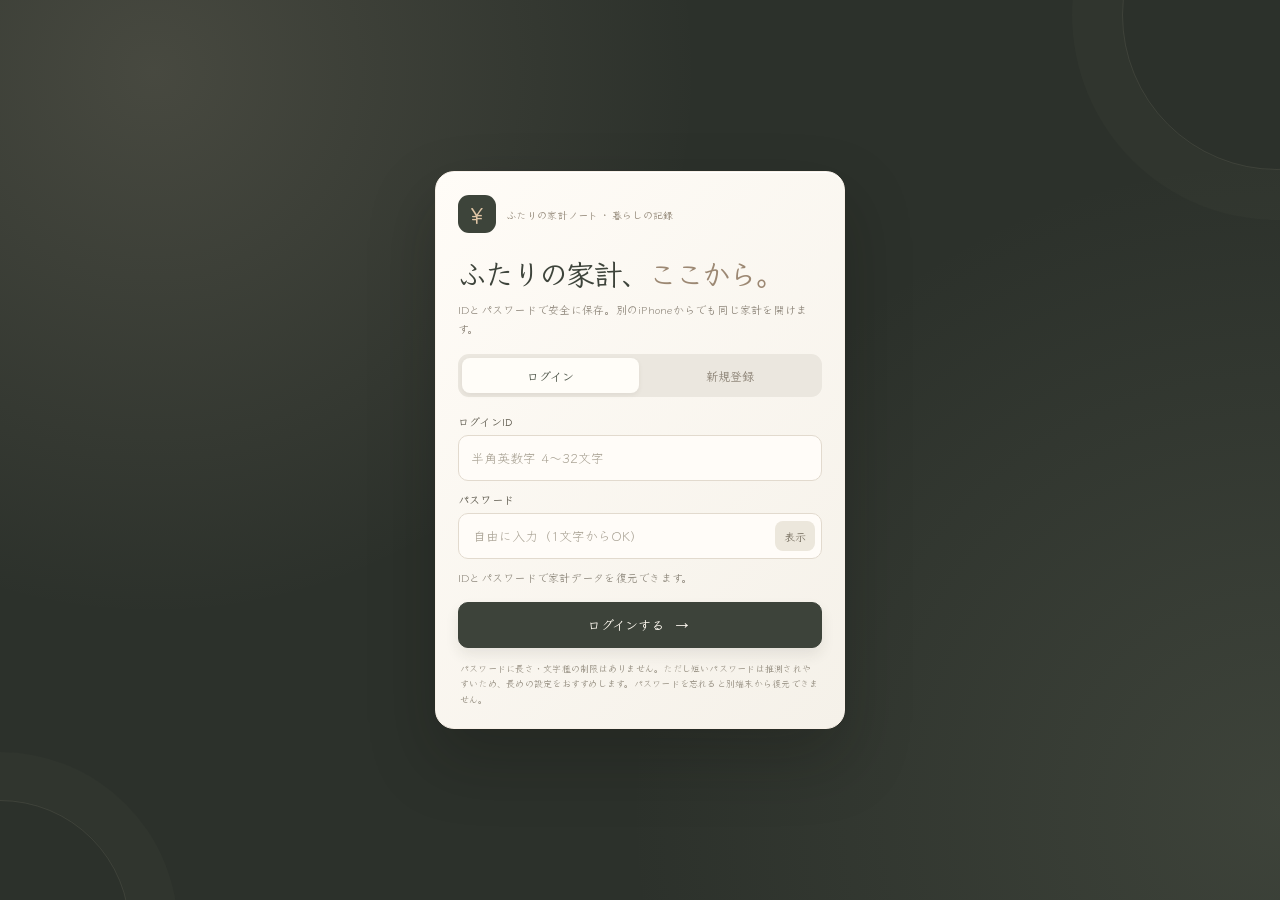
<file: index.html>
<!doctype html>
<html lang="ja">
<head>
<meta charset="utf-8">
<meta name="viewport" content="width=device-width,initial-scale=1,viewport-fit=cover">
<meta name="theme-color" content="#30352f">
<meta name="apple-mobile-web-app-capable" content="yes">
<meta name="apple-mobile-web-app-status-bar-style" content="default">
<meta name="apple-mobile-web-app-title" content="家賃デス">
<meta name="description" content="夫婦のカード請求をすぐ折半。月別推移を記録、オフライン対応。">
<link rel="icon" href="./icon.svg" type="image/svg+xml">
<link rel="apple-touch-icon" href="./apple-touch-icon.png">
<link rel="manifest" href="./manifest.webmanifest">
<link rel="preconnect" href="https://fonts.googleapis.com">
<link rel="preconnect" href="https://fonts.gstatic.com" crossorigin>
<link id="handFont" href="https://fonts.googleapis.com/css2?family=Klee+One:wght@400;600&display=swap" rel="stylesheet" media="print" onload="this.media='all'">
<link rel="stylesheet" href="./app.css">
<link rel="stylesheet" href="./design.css">
<title>家賃デス</title>
</head>
<body>
<div class="app">
 <header class="header">
  <div class="logo" aria-hidden="true"><svg viewBox="0 0 64 64" fill="none"><path d="m12 28 20-17 20 17v25H12V28Z" stroke="#F5ECDD" stroke-width="3.6" stroke-linejoin="round"/><path d="m24 29 8 9 8-9M32 39v10M24 42h16" stroke="#C9AD8D" stroke-width="3.7" stroke-linecap="round" stroke-linejoin="round"/></svg></div>
  <div class="brand"><strong>家賃<span>デス。</span></strong><small>ふたりの暮らしのお金ノート</small></div>
  <span id="netPill" class="net-pill" aria-live="polite">保存中</span><button id="accountOpen" class="account-open" type="button" aria-label="アカウントを開く"><span class="account-avatar">✦</span><span id="accountHeaderLabel">アカウント</span></button>
 </header>
 <main class="pages" id="pages">
  <section class="page active" id="tab-calc" aria-label="計算">
   <div class="page-inner">
   <div class="bill panel">
    <div class="labelbar"><label for="billInput">今月のカード請求額</label><span id="billBadge">未入力</span></div>
    <div class="billbox"><input id="billInput" type="text" inputmode="numeric" enterkeyhint="done" autocomplete="off" placeholder="0" aria-label="楽天カードの請求額"><b>円</b></div>
    <div class="month-row">
     <label for="calcMonth" class="month-label">対象月</label>
     <input id="calcMonth" class="month-input" type="month">
     <button id="saveMonth" type="button" class="tiny-save">この月を登録</button>
    </div>
   </div>
   <h2 class="eyeline">ふたりの振込額 <span id="resultBadge">入力待ち</span></h2>
   <div class="couple" aria-live="polite">
    <div class="person blue"><span>翔太 の振込</span><strong><span id="personA">—</span><small hidden>円</small></strong><em>固定費 ＋ 変動費 ＋ 食費</em></div>
    <div class="person pink"><span>志穂 の振込</span><strong><span id="personB">—</span><small hidden>円</small></strong><em>固定費 ＋ 変動費 ＋ 食費</em></div>
   </div>
   <div class="total panel"><div><b>振込合計</b><small>カード請求 ＋ 食費チャージ</small></div><strong><span id="totalAmount">—</span><small hidden>円</small></strong></div>
   <div class="mini">
    <div><small>固定費 合計</small><strong id="fixedTotal">102,000円</strong></div>
    <div><small>変動費 1人分</small><strong id="variableEach">—</strong></div>
    <div><small>食費 1人分</small><strong id="foodEach">14,000円</strong></div>
   </div>
   <p id="calcGuide" class="calc-guide" role="status">✦ 請求額を入力すると、振込額を自動で計算します</p>
   <p id="calcWarning" class="warning" hidden>請求額が固定費を下回っています。振込額は未確定です。</p>
   <div class="calc-actions"><button id="copyButton" type="button" class="gradient">振込額をコピー</button><button id="settingsButton" type="button" class="white-button">毎月の設定</button></div>
   </div>
  </section>
  <section class="page" id="tab-history" aria-label="月別の変動" hidden>
   <div class="page-inner">
   <div class="section-heading"><h2>月ごとの変動 <span>HISTORY</span></h2><p>登録した請求額を月別に比較</p></div>
   <div class="history-summary panel"><div><small>最新の登録月</small><strong id="latestMonth">—</strong></div><div><small>前月との差額</small><strong id="monthlyDelta">—</strong></div></div>
   <div class="panel chart-wrap"><div class="chart-head"><strong>楽天カード請求額の推移</strong><small>直近6か月</small></div><div id="chart" class="chart" role="img" aria-label="6か月のカード請求額の棒グラフ"></div></div>
   <div class="history-title"><strong>月別の記録</strong><button id="jumpMonth" type="button">今月を登録 ＋</button></div>
   <div id="historyList" class="history-list"></div>
   <div class="history-pager" aria-label="履歴のページ切り替え"><button id="historyPrev" type="button" aria-label="前の履歴">‹ 前へ</button><span id="historyPageLabel" aria-live="polite">1 / 1</span><button id="historyNext" type="button" aria-label="次の履歴">次へ ›</button></div>
   </div>
  </section>
  <section class="page" id="tab-share" aria-label="夫婦の共有" hidden>
   <div class="page-inner">
   <div class="section-heading"><h2>ふたりで共有 <span>SHARE</span></h2><p>同じデータを2台のスマホで編集</p></div>
   <div class="panel info-card"><div class="info-icon">♡</div><h3 id="shareTitle">共有の準備中</h3><p id="shareMessage">共有リンクで夫婦の記録を自動同期できます。</p><span id="syncState" class="pill muted-pill">この端末のみ</span></div>
   <div id="connectedShare" class="panel sharing-tools" hidden>
    <div class="share-code-title">家族の共有リンク</div>
    <p>LINEで招待すると、ふたりで編集できます。</p>
    <button id="copyInvite" class="gradient" type="button">招待リンクをコピー</button>
    <button id="leaveRoom" class="quiet" type="button">この端末の共有を解除</button>
    <p class="sub-note">招待リンクは他人に送らないでください。</p>
   </div>
   <div id="setupShare" class="panel sharing-tools">
    <strong>リアルタイム共同編集</strong>
    <p>ルームを作ってLINEで招待。オフライン中の変更も後から同期します。</p>
    <button id="startShare" class="gradient" type="button">共有ルームを作成</button>
    <div id="joinWrap"><label for="joinCode">招待リンクで参加</label><div class="join-row"><input id="joinCode" autocomplete="off" placeholder="招待リンクを貼り付け"><button id="joinShare" type="button">参加</button></div></div>
    <p class="sub-note">暗号化で保護。招待リンクは他人に共有しないでください。</p>
   </div>
   </div>
  </section>
  <section class="page" id="tab-reminder" aria-label="毎月の通知" hidden>
   <div class="page-inner">
   <div class="section-heading"><h2>毎月のお知らせ <span>REMIND</span></h2><p>忘れずに家賃登録</p></div>
   <div class="panel reminder">
    <label for="reminderDay">毎月何日にお知らせする？</label>
    <div class="day-controls"><select id="reminderDay" aria-label="毎月の通知日"></select><span>に通知</span></div>
    <label class="check-row"><input id="reminderEnabled" type="checkbox"><span>リマインダーをONにする</span></label>
    <div class="preview-note"><span>通知メッセージ</span><strong>ヤチントウロクビデス！</strong><small>今月の楽天カード請求額を登録しよう</small></div>
    <button id="askNotify" class="white-button full" type="button">通知の許可を確認</button>
    <p id="notifyStatus" class="sub-note">通知日はこの端末に保存されます。</p>
   </div>
   <div class="panel caution"><strong>通知について</strong><p>指定日にはアプリを開くとお知らせします。アプリを閉じた状態で届く通知は、今後サーバー対応が必要です。</p></div>
   </div>
  </section>
 </main>
 <nav class="tabs" aria-label="メインメニュー">
  <button type="button" class="active" data-tab="calc" aria-current="page"><span class="tab-icon"><svg viewBox="0 0 24 24" fill="none" stroke="currentColor" stroke-width="1.6" stroke-linecap="round" stroke-linejoin="round"><path d="m3 11 9-7 9 7v9H3z"/><path d="M9 20v-7h6v7"/></svg></span><span>計算</span></button>
  <button type="button" data-tab="history"><span class="tab-icon"><svg viewBox="0 0 24 24" fill="none" stroke="currentColor" stroke-width="1.6" stroke-linecap="round" stroke-linejoin="round"><rect x="3" y="5" width="18" height="16" rx="2"/><path d="M7 3v4M17 3v4M3 10h18M8 14h3M8 17h3M14 14h3"/></svg></span><span>月別</span></button>
  <button type="button" data-tab="share"><span class="tab-icon"><svg viewBox="0 0 24 24" fill="none" stroke="currentColor" stroke-width="1.6" stroke-linecap="round" stroke-linejoin="round"><circle cx="8" cy="8" r="3"/><circle cx="17" cy="9" r="2.5"/><path d="M2.5 20v-2c0-5 11-5 11 0v2M15 16c3-1 6 .5 6 4"/></svg></span><span>共有</span></button>
  <button type="button" data-tab="reminder"><span class="tab-icon"><svg viewBox="0 0 24 24" fill="none" stroke="currentColor" stroke-width="1.6" stroke-linecap="round" stroke-linejoin="round"><path d="M18 8a6 6 0 0 0-12 0c0 7-3 7-3 9h18c0-2-3-2-3-9M10 21h4"/></svg></span><span>通知</span></button>
 </nav>
</div>
<div id="overlay" class="overlay" hidden></div>
<section id="settingsSheet" class="sheet" role="dialog" aria-modal="true" aria-labelledby="settingsTitle" aria-hidden="true" hidden>
 <div class="sheet-head"><h2 id="settingsTitle">毎月の設定</h2><button type="button" id="closeSettings" aria-label="閉じる">×</button></div>
 <p class="sub-note">固定費の差額は各自負担。残りの変動費と食費を折半します。</p>
 <div class="settings-grid">
  <label>翔太の固定費 <div class="setting-input"><input id="settingsA" inputmode="numeric" autocomplete="off"><span>円</span></div></label>
  <label>志穂の固定費 <div class="setting-input"><input id="settingsB" inputmode="numeric" autocomplete="off"><span>円</span></div></label>
 </div>
 <label>食費チャージ（合計）<div class="setting-input"><input id="settingsFood" inputmode="numeric" autocomplete="off"><span>円</span></div></label>
 <div class="settings-total">固定費 合計 <b id="settingsTotal">102,000円</b></div>
 <button id="saveSettings" class="gradient full" type="button">設定を保存</button>
</section>
<div id="toast" class="toast" role="status" aria-live="polite"></div>
<section id="accountGate" class="account-gate" role="dialog" aria-modal="true" aria-labelledby="accountTitle">
 <div class="auth-decoration" aria-hidden="true"><div class="auth-disc disc-a"></div><div class="auth-disc disc-b"></div></div>
 <div class="auth-card">
  <div class="auth-topline"><div class="auth-symbol">¥</div><span class="auth-english">ふたりの家計ノート · 暮らしの記録</span><button id="accountClose" type="button" class="auth-close" hidden aria-label="閉じる">×</button></div>
  <div id="authFormSection">
   <h2 id="accountTitle">ふたりの家計、<span>ここから。</span></h2>
   <p class="auth-intro">IDとパスワードで安全に保存。別のiPhoneからでも同じ家計を開けます。</p>
   <div class="auth-modes"><button type="button" id="showLogin" class="active">ログイン</button><button type="button" id="showRegister">新規登録</button></div>
   <form id="accountForm" autocomplete="on">
    <label for="accountId">ログインID</label>
    <input id="accountId" type="text" inputmode="text" autocomplete="username" autocapitalize="off" spellcheck="false" placeholder="半角英数字 4〜32文字" minlength="4" maxlength="32" required>
    <label for="accountPassword">パスワード</label>
    <div class="auth-password"><input id="accountPassword" type="password" autocomplete="current-password" placeholder="自由に入力（1文字からOK）" minlength="1" required><button type="button" id="togglePassword" aria-label="パスワードを表示">表示</button></div>
    <div id="accountConfirmWrap" hidden><label for="accountConfirm">パスワード（確認）</label><input id="accountConfirm" type="password" autocomplete="new-password" placeholder="もう一度入力"></div>
    <p id="authStatus" class="auth-status" role="status" aria-live="polite">登録したIDとパスワードでログインできます。</p>
    <button id="accountSubmit" class="auth-submit" type="submit">ログインする <span>→</span></button>
   </form>
   <p class="auth-footnote">パスワードに長さ・文字種の制限はありません。ただし短いパスワードは推測されやすいため、長めの設定をおすすめします。パスワードを忘れると別端末から復元できません。</p>
  </div>
  <div id="authProfile" hidden>
   <h2>マイアカウント</h2>
   <p class="auth-intro">この端末のアカウント情報です。</p>
   <div class="auth-profile-row"><span>ログインID</span><strong id="accountCurrent">—</strong></div>
   <div class="auth-profile-row"><span>家計データ</span><strong id="accountHousehold">暗号化して同期</strong></div>
   <button id="accountRefresh" type="button" class="auth-ghost">データを再同期</button>
   <button id="accountLogout" type="button" class="auth-logout">ログアウト</button>
   <p class="auth-footnote">ログアウトしてもクラウドの家計データは残り、同じIDとパスワードで再ログインできます。</p>
  </div>
 </div>
</section>
<script defer src="./yachin-sync.js"></script>
<script defer src="./yachin-account.js"></script>
<script defer src="./app.js"></script>
<script defer src="./auth-ui.js"></script>
</body>
</html>
</file>
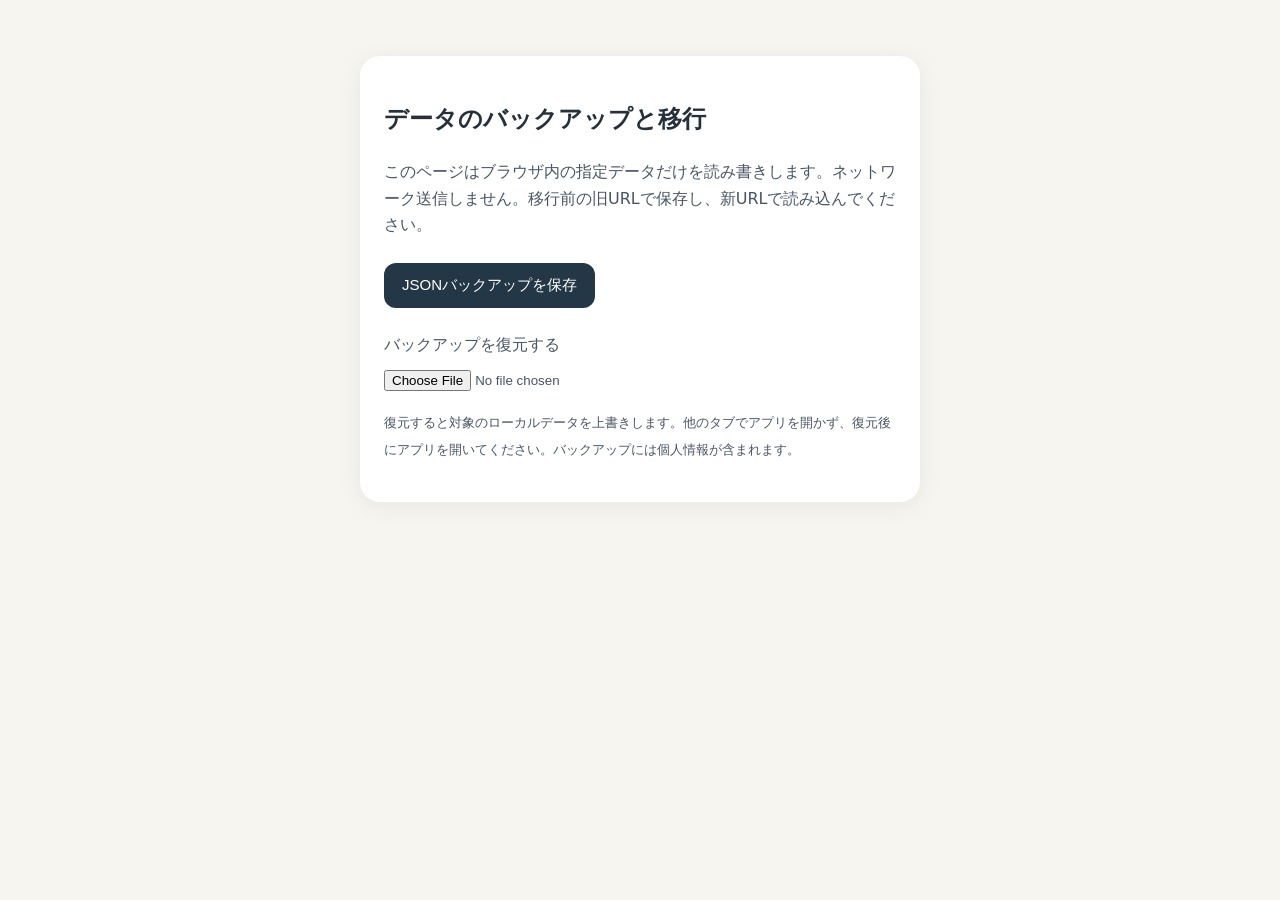
<file: backup.html>
<!doctype html>
<html lang="ja"><head><meta charset="utf-8"><meta name="viewport" content="width=device-width, initial-scale=1">
<meta name="robots" content="noindex,nofollow"><meta http-equiv="Content-Security-Policy" content="default-src 'none'; script-src 'unsafe-inline'; style-src 'unsafe-inline'; base-uri 'none'; form-action 'none'; connect-src 'none'">
<title>データ移行・バックアップ</title><style>body{font:16px/1.65 system-ui,sans-serif;background:#f7f5f0;color:#26303b;margin:0;padding:24px}main{max-width:560px;margin:32px auto}section{background:white;border-radius:20px;padding:24px;box-shadow:0 4px 24px #0001}h1{font-size:24px}button{padding:13px 18px;margin:8px 8px 8px 0;background:#243746;color:white;border:0;border-radius:12px;font-size:15px}button:focus{outline:3px solid #70a0ce}p,small{color:#485565}input{margin-top:12px;max-width:100%}#status{white-space:pre-wrap;overflow-wrap:anywhere}</style></head>
<body><main><section><h1>データのバックアップと移行</h1><p>このページはブラウザ内の指定データだけを読み書きします。ネットワーク送信しません。移行前の旧URLで保存し、新URLで読み込んでください。</p>
<button id="export" type="button">JSONバックアップを保存</button>
<p><label>バックアップを復元する<br><input type="file" id="file" accept=".json,application/json"></label></p>
<p><small>復元すると対象のローカルデータを上書きします。他のタブでアプリを開かず、復元後にアプリを開いてください。バックアップには個人情報が含まれます。</small></p><p id="status" role="status"></p></section></main>
<script>
(()=>{'use strict'; const config={"app":"Yachindesu","keys":["yachindesu-v1","yachindesu-months-v3","yachindesu-remind-v3","yachindesu-selected-v3","yachindesu-month-drafts-v6"]};
const status=document.getElementById('status');
const output=(message)=>{status.textContent=message;};
document.getElementById('export').onclick=()=>{
 const records=Object.create(null);
 for(const key of config.keys){const value=localStorage.getItem(key);if(value!==null)records[key]=value;}
 if(Object.keys(records).length===0){output('保存されたデータがありません。旧アプリと同じURL・ブラウザで開いてください。');return;}
 const data={format:1,app:config.app,exportedAt:new Date().toISOString(),records};
 const url=URL.createObjectURL(new Blob([JSON.stringify(data,null,2)],{type:'application/json'}));
 const a=document.createElement('a');a.href=url;a.download=config.app+'-backup-'+new Date().toISOString().slice(0,10)+'.json';
 document.body.append(a);a.click();a.remove();setTimeout(()=>URL.revokeObjectURL(url),2000);
 output(Object.keys(records).length+'項目を保存しました。ファイルは第三者と共有しないでください。');
};
document.getElementById('file').onchange=async event=>{
 const file=event.target.files?.[0];if(!file)return;
 try{
  if(file.size>10*1024*1024)throw Error('バックアップが10MBを超えています。');
  const data=JSON.parse(await file.text());
  if(data.format!==1||data.app!==config.app||!data.records||typeof data.records!=='object'||Array.isArray(data.records))throw Error('このアプリのバックアップではありません。');
  const entries=Object.entries(data.records);
  if(!entries.length||entries.some(([key,value])=>!config.keys.includes(key)||typeof value!=='string'))throw Error('バックアップ内容が不正です。');
  if(!confirm('バックアップの'+entries.length+'項目をこの端末へ復元します。現在の該当データは上書きされます。続行しますか？'))return;
  for(const [key,value]of entries)localStorage.setItem(key,value);
  output('復元しました。アプリのトップページに戻ってください。');
 }catch(error){output('復元できません: '+error.message)}
 finally{event.target.value='';}
};
})();
</script></body></html>
</file>
<file: app.css>
:root{font-family:"Hiragino Maru Gothic ProN","Arial Rounded MT Bold","Hiragino Kaku Gothic ProN",Meiryo,sans-serif;color:#2a4d6f;font-synthesis:none;-webkit-font-smoothing:antialiased}
*{box-sizing:border-box}
html,body{height:100%;margin:0;-webkit-text-size-adjust:100%}
body{background:radial-gradient(circle at 5% 0%,#d6f4ff,transparent 36%),linear-gradient(155deg,#a6e1ff,#ffd0e6);overflow:hidden}
button,input,select{font:inherit}button{cursor:pointer;-webkit-tap-highlight-color:transparent}button:focus-visible,input:focus-visible,select:focus-visible{outline:3px solid #519ee3;outline-offset:2px}
[hidden]{display:none!important}
.app{height:100svh;width:min(100%,480px);margin:auto;display:flex;flex-direction:column;overflow:hidden;padding:calc(10px + env(safe-area-inset-top,0px)) 13px calc(7px + env(safe-area-inset-bottom,0px));gap:9px}
.header{background:#ffffffcf;border-radius:22px;padding:9px 12px;display:flex;align-items:center;gap:10px;flex-shrink:0;box-shadow:0 6px 17px #7596b31a}
.logo{height:45px;width:45px;flex-shrink:0;border-radius:16px;background:linear-gradient(135deg,#4cb4ff,#ff75b6);display:grid;place-items:center}.logo svg{height:31px;width:31px}
.brand{flex:1;min-width:0}.brand strong{display:block;font-size:25px;line-height:1.05;letter-spacing:-.065em;font-weight:900}.brand strong span{color:#f36eae}.brand small{display:block;font-weight:750;font-size:9px;margin-top:6px;color:#8196aa;white-space:nowrap}
.net-pill{font-size:9px;flex-shrink:0;border-radius:99px;color:#627b95;background:white;padding:5px 7px;font-weight:800;max-width:100px;text-align:center}
.pages{flex:1;min-height:0;overflow:hidden}
.page{height:100%;min-height:0;display:flex;flex-direction:column;gap:9px}
.page:not(.active){display:none}
.panel{background:#ffffffdd;border-radius:20px;box-shadow:0 7px 20px #6e90b51c}
.bill{padding:12px;flex-shrink:0}
.labelbar{display:flex;align-items:center;justify-content:space-between;margin-bottom:8px;gap:8px;font-size:12px;font-weight:900}.labelbar span{font-size:10px;background:linear-gradient(100deg,#54b1fc,#f77bb4);color:#fff;border-radius:99px;padding:5px 8px}
.billbox{border:2px solid #e3edfa;border-radius:14px;display:flex;align-items:center;background:white;height:57px;padding:0 12px}
.billbox:focus-within{border-color:#72bfff}
.billbox input{border:0;background:transparent;outline:0;flex:1;min-width:0;width:100%;font-size:32px;font-weight:900;letter-spacing:-.04em;color:#2c4c6b;font-variant-numeric:tabular-nums}
.billbox input:focus-visible{outline:0}.billbox input::placeholder{color:#cad4e1}
.billbox b{font-size:16px}
.month-row{display:flex;align-items:center;gap:7px;margin-top:9px}.month-label{font-size:10px;font-weight:800;color:#7991a7;white-space:nowrap}
.month-input{border:0;border-radius:10px;min-width:0;max-width:140px;background:#f2f7fc;padding:7px 5px;color:#345575;font-weight:900;font-size:12px}
.tiny-save{margin-left:auto;border:0;background:#e9f4ff;border-radius:11px;color:#2a7ebc;padding:8px 10px;font-size:11px;font-weight:900;white-space:nowrap}
.eyeline{font-size:13px;margin:0 3px -4px;font-weight:900;display:flex;align-items:center;justify-content:space-between;flex-shrink:0}
.eyeline span{font-size:10px;border-radius:99px;background:#fff4f9;color:#e567a4;padding:4px 8px}
.couple{display:grid;grid-template-columns:minmax(0,1fr) minmax(0,1fr);gap:9px;flex-shrink:0}
.person{color:white;border-radius:19px;padding:12px 11px;min-width:0}.blue{background:linear-gradient(135deg,#62bafb,#4598ed)}.pink{background:linear-gradient(135deg,#fa75b2,#f795c8)}
.person>span{display:block;font-size:11px;font-weight:900}.person strong{display:block;margin-top:7px;font-size:clamp(21px,6vw,29px);font-weight:900;white-space:nowrap;line-height:1.15;letter-spacing:-.06em;font-variant-numeric:tabular-nums}.person strong small{font-size:12px;margin-left:2px;letter-spacing:0}
.person em{display:block;font-style:normal;font-size:9px;font-weight:800;margin-top:7px;white-space:nowrap;opacity:.9}
.total{padding:12px;display:flex;align-items:center;justify-content:space-between;gap:6px;flex-shrink:0}
.total div b{display:block;font-size:12px}.total div small{display:block;font-size:9px;color:#8498ae;margin-top:5px}
.total strong{font-size:24px;font-weight:900;white-space:nowrap;font-variant-numeric:tabular-nums}.total strong small{font-size:12px}
.mini{display:grid;grid-template-columns:repeat(3,minmax(0,1fr));gap:7px;flex-shrink:0}
.mini>div{padding:10px 4px;text-align:center;background:#ffffffdb;border-radius:15px;min-width:0}
.mini small{display:block;font-size:9px;font-weight:900;color:#7993aa;white-space:nowrap}
.mini strong{display:block;margin-top:7px;white-space:nowrap;font-size:clamp(10px,3.4vw,15px);letter-spacing:-.04em;font-weight:900;font-variant-numeric:tabular-nums}
.calc-actions{display:grid;grid-template-columns:1.15fr 1fr;gap:9px;flex-shrink:0}
.gradient,.white-button{min-height:44px;border-radius:14px;border:0;font-size:12px;font-weight:900;padding:10px}
.gradient{color:white;background:linear-gradient(105deg,#5ab6fa,#f47cb8)}
.white-button{background:white;color:#497da9}
.full{width:100%}
.warning{font-size:10px;padding:10px;border-radius:10px;background:#fff5de;color:#906b33;margin:0}
.tabs{display:grid;grid-template-columns:repeat(4,1fr);gap:5px;flex-shrink:0;background:#ffffffed;border-radius:18px;padding:5px;box-shadow:0 5px 16px #728dbd1f}
.tabs button{background:none;border:0;padding:6px 2px;border-radius:14px;color:#8798b0;font-size:10px;font-weight:900;min-height:52px;display:flex;flex-direction:column;align-items:center;justify-content:center;gap:1px}
.tabs button.active{background:linear-gradient(135deg,#72c1ff,#f69cce);color:white;box-shadow:0 3px 10px #8d98d524}
.tab-icon{font-family:Arial,sans-serif;font-size:23px;font-weight:900;line-height:1}
#tab-history,#tab-share,#tab-reminder{overflow-y:auto;overscroll-behavior:contain;padding:1px 1px 10px}
.section-heading{margin:5px 4px 4px;flex-shrink:0}
.section-heading h2{margin:0;font-size:19px;font-weight:900}.section-heading h2 span{font-size:10px;letter-spacing:.08em;color:#ef68ae;margin-left:6px}
.section-heading p{font-size:11px;color:#7e91a9;font-weight:750;margin:6px 0 0}
.history-summary{display:grid;grid-template-columns:1fr 1fr;padding:15px;gap:10px;flex-shrink:0}
.history-summary>div+div{border-left:1px solid #e7edf6;padding-left:13px}
.history-summary small{display:block;font-size:10px;font-weight:800;color:#7c92a9}
.history-summary strong{display:block;margin-top:8px;font-weight:900;font-size:18px;white-space:nowrap}
.chart-wrap{padding:14px 12px 10px;flex-shrink:0}.chart-head{display:flex;justify-content:space-between;align-items:center;gap:8px}
.chart-head strong{font-size:12px}.chart-head small{font-size:10px;color:#8796a9}
.chart{display:flex;align-items:flex-end;gap:9px;height:150px;padding:15px 3px 0}
.bar-group{height:100%;flex:1;min-width:0;display:flex;flex-direction:column;align-items:center;justify-content:flex-end;gap:5px}
.bar-amount{font-size:9px;font-weight:800;white-space:nowrap;color:#42617c}
.bar{width:min(100%,34px);border-radius:9px 9px 4px 4px;background:linear-gradient(180deg,#ff83bd,#77beff);min-height:4px}
.bar.no-data{height:4px!important;opacity:.2}
.bar-label{font-size:10px;font-weight:850;color:#738ca7;white-space:nowrap}
.history-title{display:flex;align-items:center;justify-content:space-between;margin:7px 3px 0;gap:10px}
.history-title strong{font-size:13px}.history-title button{color:#3480b9;border:0;background:#e9f5ff;border-radius:10px;padding:8px 11px;font-weight:900;font-size:10px}
.history-list{display:flex;flex-direction:column;gap:7px}
.history-row{width:100%;border:none;border-radius:14px;background:#fffdfde8;display:flex;align-items:center;text-align:left;padding:12px;gap:8px;color:#315674}
.history-row .history-left{flex:1;min-width:0}.history-row strong{display:block;font-size:12px}.history-row span{display:block;font-size:10px;color:#93a0ac;margin-top:4px}
.history-row .history-number{text-align:right;white-space:nowrap;font-size:15px;font-weight:900}
.history-row .history-number small{display:block;color:#7a96aa;font-size:10px;margin-top:4px}
.empty{border-radius:16px;padding:20px 15px;text-align:center;color:#7890a8;background:#ffffffc9;font-size:12px}
.sub-note{color:#8293a8;font-weight:700;font-size:11px;line-height:1.6;margin:8px 2px}
.info-card{padding:20px 16px;text-align:center}.info-icon{margin:auto;background:#fff0f8;border-radius:100px;display:grid;place-items:center;width:53px;height:53px;font-size:29px;color:#f06ba9}
.info-card h3{font-size:15px;margin:11px 0 8px}.info-card p,.sharing-tools p,.caution p{font-size:11px;line-height:1.7;color:#8295aa;font-weight:700}
.pill{display:inline-block;border-radius:99px;padding:6px 10px;font-size:10px;font-weight:900}.muted-pill{background:#f2f5fb;color:#67819a}
.sharing-tools{padding:16px}.sharing-tools strong,.share-code-title{font-size:13px;font-weight:900}
.sharing-tools button{width:100%;margin-top:9px}.sharing-tools button:disabled{opacity:.6;cursor:not-allowed}
.quiet{border:0;color:#7d94aa;background:none;padding:11px;font-weight:800;font-size:12px}
.sharing-tools label{font-size:12px}.sharing-tools input{border:1px solid #e1e8f1;padding:10px;border-radius:10px;width:100%}
.reminder{padding:18px}.reminder>label:first-child{font-size:13px;font-weight:900}
.day-controls{display:flex;align-items:center;gap:10px;margin:15px 0}
.day-controls select{flex:1;border:2px solid #dceaf8;color:#365779;border-radius:15px;background:#fff;font-size:20px;font-weight:900;padding:12px}
.day-controls span{font-size:12px;font-weight:900}
.check-row{display:flex;align-items:center;gap:10px;margin:16px 0;font-size:12px;font-weight:900}
.check-row input{width:20px;height:20px;accent-color:#ef75b5}
.preview-note{background:#f7f9fd;padding:14px;border-radius:16px;margin:14px 0}.preview-note span,.preview-note small{display:block;font-size:10px;color:#8493aa;font-weight:700}
.preview-note strong{display:block;font-size:17px;color:#f26aa7;margin:9px 0;font-weight:900}
.caution{padding:15px}.caution strong{font-size:12px}
.overlay{position:fixed;inset:0;background:#2037528c;z-index:5}
.sheet{position:fixed;bottom:0;left:0;right:0;max-width:480px;margin:auto;max-height:90svh;overflow-y:auto;background:white;border-radius:25px 25px 0 0;padding:17px 18px calc(23px + env(safe-area-inset-bottom,0px));z-index:6}
.sheet-head{display:flex;justify-content:space-between;align-items:center}.sheet-head h2{margin:0;font-size:18px}.sheet-head button{width:35px;height:35px;border:none;background:#f3f7fa;border-radius:11px;font-size:25px;color:#65809d}
.settings-grid{display:grid;grid-template-columns:repeat(2,minmax(0,1fr));gap:10px}
.sheet label{display:block;font-weight:900;font-size:11px;margin:11px 0}
.setting-input{margin-top:7px;border:1px solid #e4eaf2;border-radius:12px;height:49px;display:flex;align-items:center;padding:0 10px;gap:6px}
.setting-input input{width:100%;min-width:0;border:0;outline:0;color:#345677;font-size:18px;font-weight:900}
.setting-input span{font-weight:700;color:#8393a8}
.settings-total{display:flex;justify-content:space-between;margin:15px 0;border-radius:12px;background:#f4f7fc;padding:14px;font-size:12px}
.settings-total b{font-size:16px}
.toast{position:fixed;z-index:11;bottom:calc(26px + env(safe-area-inset-bottom,0px));left:50%;transform:translate(-50%,12px);background:#365677;color:#fff;border-radius:99px;white-space:nowrap;padding:11px 16px;font-size:12px;opacity:0;pointer-events:none;transition:opacity .2s,transform .2s}
.toast.show{opacity:1;transform:translate(-50%,0)}
@media(max-height:720px){.app{gap:6px}.header{padding:7px 10px}.logo{height:39px;width:39px}.bill{padding:9px 11px}.billbox{height:50px}.billbox input{font-size:29px}.person{padding:9px 10px}.person strong{margin-top:4px;font-size:23px}.person em{margin-top:4px;font-size:9px}.total{padding:9px 12px}.mini>div{padding:7px 3px}.mini strong{margin-top:4px}.tabs button{min-height:45px}.tab-icon{font-size:20px}.gradient,.white-button{min-height:40px}}
@media(max-height:625px){.brand small,.eyeline span{display:none}.person em{display:none}.month-row{margin-top:5px}.mini>div{padding:5px 3px}.tabs button{min-height:40px}.tab-icon{font-size:18px}}
@media(max-width:355px){.app{padding-left:9px;padding-right:9px}.person strong{font-size:21px}.brand strong{font-size:22px}.mini strong{font-size:10px}}
@media(prefers-reduced-motion:reduce){*,*::before,*::after{transition:none!important}}

/* v5 — 4タブすべて画面固定。履歴はボタンでページ送り。 */
html,body{height:100%;height:100svh;overflow:hidden;overscroll-behavior:none}
.app{overflow:hidden;overscroll-behavior:none;touch-action:pan-x}
.pages{overflow:hidden;min-height:0;flex:1}
.page{height:100%;min-height:0;overflow:hidden!important;overscroll-behavior:none;padding:0!important}
.page.active{display:block}
.page:not(.active){display:none!important}
.page-inner{display:flex;flex-direction:column;gap:clamp(6px,1.1svh,9px);width:100%;height:auto;min-height:0;overflow:visible;transform-origin:top left;will-change:transform;box-sizing:border-box}
.page-inner>*{flex-shrink:0}
#tab-history,#tab-share,#tab-reminder{overflow:hidden!important}
#tab-calc .page-inner{gap:clamp(6px,1.05svh,9px)}
.section-heading{margin:1px 4px 0}
.section-heading h2{font-size:18px}
.section-heading p{font-size:10px;margin:3px 0 0}
.history-summary{padding:10px 13px}
.history-summary strong{margin-top:4px;font-size:16px}
.chart-wrap{padding:11px 11px 6px}
.chart{height:clamp(91px,16svh,130px);padding:8px 3px 0;gap:6px}
.bar-group{gap:4px}
.bar-amount,.bar-label{font-size:9px}
.history-title{margin:1px 2px 0}
.history-title button{padding:7px 9px}
.history-list{gap:5px;min-height:0;overflow:hidden}
.history-row{padding:9px 11px;border-radius:13px;min-height:48px}
.history-row strong{font-size:11px}
.history-row span{font-size:10px;margin-top:3px}
.history-row .history-number{font-size:14px}
.history-row .history-number small{margin-top:2px}
.history-pager{display:flex;justify-content:space-between;align-items:center;gap:9px;padding:2px 3px 0;min-height:32px}
.history-pager button{border:0;background:#ffffffdb;color:#447eaf;border-radius:10px;min-height:31px;min-width:72px;padding:6px 10px;font-size:11px;font-weight:900}
.history-pager button:disabled{opacity:.38;cursor:default}
.history-pager span{font-variant-numeric:tabular-nums;font-size:11px;color:#647f9b;font-weight:900}
#tab-history .empty{padding:12px;font-size:11px}
#tab-share .info-card{padding:14px 14px 12px}
#tab-share .info-icon{width:41px;height:41px;font-size:24px}
#tab-share .info-card h3{font-size:14px;margin:7px 0 5px}
#tab-share .info-card p{margin:5px auto 8px;font-size:10px;line-height:1.48;max-width:360px}
#tab-share .sharing-tools{padding:13px 14px}
#tab-share .sharing-tools p{font-size:10px;line-height:1.55;margin:6px 0}
#tab-share .sharing-tools .sub-note{font-size:9px;line-height:1.35;margin:6px 0 0}
#tab-share .sharing-tools button{margin-top:7px}
#tab-share .sharing-tools .gradient{min-height:42px}
#tab-share .sharing-tools .quiet{min-height:32px;margin-top:4px;padding:5px}
#tab-share .sharing-tools label{display:block;font-size:11px;margin:8px 0 5px;font-weight:900}
#tab-share .sharing-tools .join-row{display:flex;align-items:center;gap:7px}
#tab-share .sharing-tools .join-row input{height:40px;min-width:0;flex:1;padding:7px 9px;font-size:11px;overflow:hidden}
#tab-share .sharing-tools .join-row button{width:66px;flex-shrink:0;margin:0;min-height:40px;border-radius:10px;background:#e9f5ff;color:#3b7dab;border:0;font-size:12px;font-weight:900}
#tab-reminder .reminder{padding:14px}
#tab-reminder .reminder>label:first-child{font-size:12px}
#tab-reminder .day-controls{margin:10px 0}
#tab-reminder .day-controls select{padding:9px 10px;font-size:18px}
#tab-reminder .check-row{margin:9px 0}
#tab-reminder .preview-note{padding:11px;margin:10px 0}
#tab-reminder .preview-note strong{font-size:16px;margin:6px 0}
#tab-reminder .reminder>.white-button{min-height:42px}
#tab-reminder #notifyStatus{font-size:10px;line-height:1.4;margin:6px 0 0}
#tab-reminder .caution{padding:11px 14px}
#tab-reminder .caution strong{font-size:11px}
#tab-reminder .caution p{font-size:10px;line-height:1.5;margin:5px 0 0}
#settingsSheet{overflow:hidden;max-height:calc(100svh - 12px);overscroll-behavior:none}
#settingsSheet .sub-note{font-size:10px;margin:5px 0}
#settingsSheet label{margin:8px 0}
#settingsSheet .setting-input{height:43px;margin-top:5px}
#settingsSheet .settings-total{padding:11px;margin:9px 0}
#settingsSheet .gradient{min-height:44px}
@media (max-height:690px){
 .app{gap:5px;padding-top:calc(6px + env(safe-area-inset-top,0px));padding-bottom:calc(5px + env(safe-area-inset-bottom,0px))}
 .header{padding:6px 10px}
 .page-inner{gap:6px}
 #tab-history .chart{height:94px}
 #tab-history .history-summary{padding:8px 11px}
 #tab-history .history-row{padding:7px 9px;min-height:44px}
 #tab-share .info-card{padding:9px 11px}
 #tab-share .info-icon{width:35px;height:35px}
 #tab-share .sharing-tools{padding:10px 12px}
 #tab-reminder .reminder{padding:11px}
 #tab-reminder .preview-note{padding:9px}
 #tab-reminder .caution{padding:9px 12px}
}

/* 請求額未入力・不足時は計算結果のコピーと月登録を無効にする */
#copyButton:disabled,#saveMonth:disabled{opacity:.43;filter:saturate(.5);cursor:not-allowed;box-shadow:none}
#calcWarning{font-weight:800;line-height:1.4}


/* v6: 家賃デス - ゼロ初期値に合わせた穏やかなエンプティステート */
#tab-calc .bill.panel{
  position:relative;
  background:linear-gradient(155deg,rgba(255,255,255,.97) 0%,rgba(255,249,253,.95) 55%,rgba(241,250,255,.95) 100%);
  box-shadow:0 10px 28px rgba(76,125,164,.11),inset 0 1px 0 #fff;
  border:1px solid rgba(255,255,255,.8)
}
#tab-calc .labelbar label{font-weight:900;letter-spacing:.006em}
#billBadge{
  background:linear-gradient(115deg,#8bbffb,#eeb0d5);
  color:white;
  border:1px solid rgba(255,255,255,.25);
  box-shadow:0 4px 11px rgba(140,153,212,.13);
  transition:background .2s,box-shadow .2s
}
#tab-calc.is-ready #billBadge{background:linear-gradient(115deg,#55afd5,#63c7b8)}
#tab-calc .billbox{
  background:linear-gradient(115deg,#fff,#fbfcff);
  border:1.5px solid #dfeaf7;
  box-shadow:inset 0 1px 4px rgba(88,130,190,.035);
  border-radius:17px;
  transition:border-color .18s,box-shadow .18s
}
#tab-calc .billbox:focus-within{
  border-color:#8cbefb;
  box-shadow:0 0 0 4px rgba(122,193,255,.15),0 5px 14px rgba(111,166,208,.08)
}
#tab-calc .billbox input{font-weight:900;font-variant-numeric:tabular-nums;caret-color:#ed75ae}
#tab-calc.is-empty .billbox input::placeholder{color:#aebed2;opacity:1}
#tab-calc .month-row .month-input{border:1px solid rgba(200,226,246,.43);background:#f0f7ff;color:#426a8a}
#tab-calc .person{
  position:relative;isolation:isolate;
  border-radius:20px;
  box-shadow:0 9px 20px rgba(103,138,192,.14);
  overflow:hidden
}
#tab-calc .person::before{
  content:"";position:absolute;pointer-events:none;
  width:102px;height:102px;right:-36px;top:-49px;
  background:rgba(255,255,255,.13);border-radius:50%;
  z-index:-1
}
#tab-calc .person::after{
  content:"";position:absolute;pointer-events:none;
  width:68px;height:68px;right:16px;bottom:-47px;
  border:2px solid rgba(255,255,255,.15);border-radius:50%;z-index:-1
}
#tab-calc .blue{background:linear-gradient(138deg,#77c8ff 0%,#4099eb 100%)}
#tab-calc .pink{background:linear-gradient(138deg,#ff94c9 0%,#ed76b3 100%)}
#tab-calc .person strong{letter-spacing:-.05em;text-shadow:0 1px 6px rgba(37,73,112,.05)}
#tab-calc.is-empty .person strong,#tab-calc:not(.is-ready) .person strong{letter-spacing:0;color:rgba(255,255,255,.9)}
#tab-calc .total.panel{
  background:linear-gradient(140deg,#fff 0%,#fcf8ff 100%);
  border:1px solid rgba(255,255,255,.9);
  box-shadow:0 7px 18px rgba(99,132,183,.09)
}
#tab-calc .total strong{color:#294e78}
#tab-calc:not(.is-ready) .total strong{color:#91a6be}
#tab-calc .mini>div{
  background:rgba(255,255,255,.83);
  border:1px solid rgba(255,255,255,.55);
  box-shadow:0 4px 12px rgba(78,132,188,.055)
}
#tab-calc .calc-guide{
  margin:0;
  padding:8px 11px;
  border-radius:12px;
  background:rgba(255,255,255,.60);
  border:1px solid rgba(255,255,255,.55);
  color:#6d89a4;
  font-size:10px;
  line-height:1.35;
  font-weight:800;
  text-align:center
}
#tab-calc.is-ready .calc-guide{
  background:rgba(233,249,248,.88);
  color:#4f9e92
}
#tab-calc .gradient:not(:disabled){box-shadow:0 6px 14px rgba(149,139,213,.20)}
#tab-calc .white-button{
  background:rgba(255,255,255,.93);
  border:1px solid rgba(255,255,255,.58);
  box-shadow:0 5px 13px rgba(72,111,161,.07)
}
#tab-calc .gradient:disabled,#tab-calc .tiny-save:disabled{
  opacity:.58;filter:saturate(.62);
}
@media(max-height:690px){
 #tab-calc .calc-guide{padding:5px 8px;font-size:9px}
 #tab-calc .bill.panel{padding:8px 11px}
}
@media(prefers-reduced-motion:reduce){
 #tab-calc .billbox,#billBadge{transition:none}
}
</file>
<file: design.css>
/* 家賃デス — chic handwritten edition
   Klee One: elegant handwritten Japanese; native Mincho fallbacks are used offline when needed. */
:root{
  --ink:#30342e;--muted:#857f75;--line:#e3dfd7;--surface:#fffcf8;
  --cream:#f5f2ed;--charcoal:#30352f;--greige:#9d8e7c;--sand:#d9c4a9;
  --sage:#a4aca0;--dust:#d5b7a7;
  --shadow:0 8px 25px rgba(57,55,47,.045);
  --hand:"Klee One","Klee","Hiragino Mincho ProN","Yu Mincho",serif;
  --digits:"Klee One","Avenir Next","Hiragino Maru Gothic ProN",sans-serif;
  color:var(--ink);font-family:var(--hand);font-weight:600;letter-spacing:.015em;
}
*{box-sizing:border-box}
html,body{height:100%;height:100svh;overflow:hidden;overscroll-behavior:none;-webkit-text-size-adjust:100%}
body{
 background:
   radial-gradient(ellipse at 0% 4%,rgba(255,255,255,.75),transparent 40%),
   radial-gradient(ellipse at 100% 100%,rgba(217,207,191,.36),transparent 52%),
   #eeeae3;
 color:var(--ink)
}
button,input,select,textarea{font-family:var(--hand);font-weight:600}
button{transition:background .16s,border-color .16s,color .16s}
button:focus-visible,input:focus-visible,select:focus-visible{outline:2px solid #918675;outline-offset:2px}
[hidden]{display:none!important}
.app{
 width:min(100%,480px);height:100svh;overflow:hidden;
 padding:calc(10px + env(safe-area-inset-top,0px)) 13px calc(8px + env(safe-area-inset-bottom,0px));
 gap:clamp(8px,1.1svh,11px);
}
.header{
 flex-shrink:0;min-width:0;
 background:linear-gradient(115deg,#30342e 0%,#3b3e36 100%);
 border:1px solid rgba(255,255,255,.1);
 border-radius:17px;padding:11px 12px;
 gap:9px;box-shadow:0 10px 22px rgba(40,42,34,.095)
}
.logo{
 width:42px;height:42px;border-radius:12px;flex-shrink:0;
 background:#54544b;box-shadow:inset 0 1px 0 #ffffff2b;
 display:grid;place-items:center
}
.logo svg{width:29px;height:29px}
.brand{min-width:0;flex:1}
.brand strong{
 color:#faf7f0;font-family:var(--hand);font-weight:600;letter-spacing:-.07em;
 font-size:clamp(22px,6.3vw,27px);line-height:1.12;white-space:nowrap
}
.brand strong span{color:#d9bca2;font-weight:400}
.brand small{
 color:#bbb9ac;font-size:9px;font-weight:400;letter-spacing:.015em;
 margin-top:4px;white-space:nowrap;text-overflow:ellipsis;overflow:hidden
}
.net-pill{
 color:#d6d4c6;background:#ffffff12;border:1px solid #ffffff22;
 border-radius:10px;padding:5px 6px;font-size:9px;
 font-weight:400;white-space:nowrap
}
.account-open{
 min-width:35px;max-width:85px;min-height:36px;display:flex;
 align-items:center;justify-content:center;gap:4px;
 border:1px solid #9b9b8e55;border-radius:11px;
 background:#ffffff0d;color:#e9e8df;padding:5px 7px;font-size:10px;font-weight:400
}
.account-avatar{
 display:grid;place-items:center;width:18px;height:18px;flex-shrink:0;
 border:1px solid #d9c0a57a;border-radius:50%;color:#d9c0a5;
 background:transparent;font-family:Georgia,serif;font-size:10px
}
.account-open span:last-child{overflow:hidden;max-width:46px;text-overflow:ellipsis;white-space:nowrap}
.pages{flex:1;min-height:0;overflow:hidden}
.page{height:100%;min-height:0;overflow:hidden!important;padding:0!important}
.page.active{display:block}
.page:not(.active){display:none!important}
.page-inner{
 width:100%;height:auto;display:flex;flex-direction:column;
 gap:clamp(7px,1.1svh,11px);min-height:0;
 overflow:visible;transform-origin:top left
}
.page-inner>*{flex-shrink:0}
.panel{
 background:var(--surface);border:1px solid #e3ded5;
 border-radius:18px;box-shadow:var(--shadow)
}
#tab-calc .bill.panel{
 padding:14px 14px 12px;
 background:linear-gradient(137deg,#fffcf8,#f9f5ee);
 border:1px solid #e4ddd3;border-radius:18px;
 box-shadow:var(--shadow)
}
.labelbar,#tab-calc .labelbar{
 display:flex;align-items:center;justify-content:space-between;
 gap:9px;margin-bottom:9px;color:#56594e;font-size:13px;font-weight:600
}
#tab-calc .labelbar label{font-size:13px;font-weight:600;letter-spacing:.01em}
#billBadge{
 font-size:10px;padding:4px 9px;background:#eeeae3;
 color:#8b8073;border:1px solid #e3dcd0;border-radius:30px;
 box-shadow:none;font-weight:400;white-space:nowrap
}
#tab-calc.is-ready #billBadge{background:#e9eee6;color:#6c8670;border-color:#d2ddcf}
.billbox,#tab-calc .billbox{
 display:flex;align-items:center;height:59px;gap:8px;padding:0 13px;
 border-radius:12px;border:1px solid #e1dace;background:#fffdfb;
 box-shadow:inset 0 1px 3px rgba(49,47,40,.025);
 transition:border-color .18s,box-shadow .18s
}
#tab-calc .billbox:focus-within{
 border-color:#b5a68f;box-shadow:0 0 0 3px #a69b8230
}
#tab-calc .billbox input{
 font-family:var(--digits);font-size:clamp(29px,8vw,35px);
 font-weight:600;color:#333a33;letter-spacing:-.045em;
 border:0;background:transparent;outline:0;font-variant-numeric:tabular-nums
}
#tab-calc .billbox input::placeholder{color:#c4bfb5;opacity:1}
#tab-calc .billbox b{font-size:15px;color:#7f7b72;font-weight:400}
.month-row{display:flex;gap:7px;align-items:center;margin-top:9px}
.month-label{font-size:11px;color:#888477;font-weight:400;white-space:nowrap}
.month-input,#tab-calc .month-row .month-input{
 border:1px solid #e5e0d6;background:#f3f0ea;color:#58584f;
 border-radius:9px;padding:7px 6px;min-width:0;max-width:137px;
 font-size:12px;font-weight:600
}
.tiny-save{
 border:1px solid #d9d2c3;background:#ebe6dc;
 color:#645c50;padding:8px 10px;
 border-radius:9px;font-size:11px;font-weight:600;white-space:nowrap
}
#tab-calc .eyeline,.eyeline{
 display:flex;align-items:center;justify-content:space-between;
 color:#464941;font-size:14px;font-weight:600;
 margin:1px 3px -3px;line-height:1.45
}
#resultBadge,.eyeline span{
 padding:4px 10px;background:#e9e5de;color:#857a6c;
 border:1px solid #e1dbd2;border-radius:100px;font-size:10px;font-weight:400
}
.couple{display:grid;grid-template-columns:repeat(2,minmax(0,1fr));gap:8px}
#tab-calc .person{
 color:#404940;min-width:0;border-radius:17px;
 padding:13px 12px;background:#e3e8e0;
 border:1px solid #d5ded3;min-height:105px;
 box-shadow:0 7px 17px #343c3120;overflow:hidden;isolation:isolate;
 position:relative
}
#tab-calc .person.blue{background:linear-gradient(140deg,#e7ebe5,#dce3d9);border-color:#d7dcd2}
#tab-calc .person.pink{background:linear-gradient(140deg,#f3e9e2,#eaddd3);border-color:#e6d7cb}
#tab-calc .person::before{
 content:"";position:absolute;z-index:-1;top:-65px;right:-30px;
 width:125px;height:125px;border-radius:50%;pointer-events:none;
 background:rgba(255,255,255,.25)
}
#tab-calc .person::after{
 content:"";position:absolute;z-index:-1;right:14px;bottom:-50px;
 width:75px;height:75px;border-radius:50%;pointer-events:none;border:1px solid #ffffff75
}
#tab-calc .person>span,#tab-calc .person.pink>span{
 display:block;color:#6a7065;font-family:var(--hand);
 font-size:11px;font-weight:600;letter-spacing:.02em
}
#tab-calc .person.pink>span{color:#8f756a}
#tab-calc .person strong{
 display:block;margin-top:9px;line-height:1.14;
 font-family:var(--digits);font-size:clamp(22px,6.6vw,29px);
 color:#434942;font-weight:600;letter-spacing:-.065em;
 font-variant-numeric:tabular-nums;text-shadow:none;white-space:nowrap
}
#tab-calc .person strong small{font-family:var(--hand);font-weight:400;font-size:12px;letter-spacing:0}
#tab-calc .person em,#tab-calc .person.pink em{
 display:block;font-size:9px;font-style:normal;font-weight:400;
 color:#7f8277;margin-top:7px;white-space:nowrap
}
#tab-calc.is-empty .person strong,#tab-calc:not(.is-ready) .person strong{color:#a1a195}
#tab-calc .total.panel{
 display:flex;justify-content:space-between;align-items:center;gap:9px;
 border:1px solid #41433e;
 padding:13px 14px;
 background:linear-gradient(125deg,#30342f,#42443d);
 border-radius:16px;color:#f5f3ec;
 box-shadow:0 9px 20px rgba(45,47,40,.11)
}
#tab-calc .total div b{color:#fcf9f0;font-size:13px;font-weight:600}
#tab-calc .total div small{display:block;margin-top:4px;color:#bcb9ac;font-weight:400;font-size:10px}
#tab-calc .total strong{
 color:#f5f1e7;font-size:clamp(21px,6vw,28px);
 font-family:var(--digits);font-weight:600;
 white-space:nowrap;letter-spacing:-.05em;font-variant-numeric:tabular-nums
}
#tab-calc .total strong small{font-family:var(--hand);font-size:12px;font-weight:400}
#tab-calc:not(.is-ready) .total strong{color:#bdbdaf}
.mini{display:grid;grid-template-columns:repeat(3,minmax(0,1fr));gap:7px}
#tab-calc .mini>div{
 min-width:0;padding:10px 4px;
 text-align:center;background:rgba(255,253,249,.91);
 border:1px solid #e5e0d6;border-radius:13px;box-shadow:none
}
#tab-calc .mini small{font-size:10px;color:#888376;font-weight:400;white-space:nowrap}
#tab-calc .mini strong{
 display:block;margin-top:7px;color:#56564d;
 font-family:var(--digits);font-weight:600;letter-spacing:-.055em;
 font-size:clamp(10px,3.4vw,14px);white-space:nowrap;font-variant-numeric:tabular-nums
}
#tab-calc .calc-guide{
 margin:0;text-align:center;padding:3px 7px;
 font-size:10px;font-weight:400;color:#7c796e;
 background:transparent;border:none;line-height:1.55
}
#tab-calc.is-ready .calc-guide{color:#70806e;background:transparent}
#tab-calc .warning{margin:0;border-radius:10px;background:#f8ece3;color:#906f5c;border:1px solid #eedbca}
.calc-actions{display:grid;grid-template-columns:1.15fr 1fr;gap:8px}
.gradient,#tab-calc .gradient:not(:disabled){
 min-height:43px;padding:9px 10px;
 border-radius:12px;border:1px solid #41443d;
 font-size:12px;font-weight:600;white-space:nowrap;
 background:#454a42;color:#f9f7ef;
 box-shadow:0 6px 16px #33372d19
}
.white-button,#tab-calc .white-button{
 min-height:43px;border:1px solid #ddd6ca;
 border-radius:12px;background:#fffdf8;color:#615c51;
 font-size:12px;font-weight:600;box-shadow:none
}
#tab-calc .gradient:disabled,#tab-calc .tiny-save:disabled{
 opacity:.43;filter:saturate(.65);cursor:not-allowed
}
.tabs{
 display:grid;grid-template-columns:repeat(4,1fr);gap:3px;flex-shrink:0;
 padding:5px;border-radius:17px;border:1px solid #3c4039;
 background:#353a33;box-shadow:0 9px 22px #38372c19
}
.tabs button{
 display:flex;flex-direction:column;align-items:center;justify-content:center;gap:3px;
 min-height:50px;border:0;border-radius:12px;
 background:transparent;color:#c8c8be;
 font-family:var(--hand);font-size:11px;font-weight:600;letter-spacing:.015em
}
.tabs button.active{
 color:#373b34;background:#f3f0e9;
 box-shadow:inset 0 1px 0 #fff,0 2px 7px #1c201928
}
.tab-icon{display:grid;place-items:center;height:23px;font-size:0;line-height:1}
.tab-icon svg{width:20px;height:20px;display:block}
.tabs button.active .tab-icon{color:#887761}
#tab-history,#tab-share,#tab-reminder{overflow:hidden!important}
.section-heading{margin:2px 3px 2px}
.section-heading h2{margin:0;color:#454840;font-size:19px;font-weight:600}
.section-heading h2 span{font-family:"Avenir Next",sans-serif;font-weight:500;color:#9f9789;font-size:9px;letter-spacing:.12em;margin-left:8px}
.section-heading p{font-size:11px;color:#878174;margin:5px 0 0;font-weight:400}
.history-summary,.chart-wrap,.info-card,.sharing-tools,.reminder,.caution{
 background:var(--surface);border:1px solid #e3ddd2;box-shadow:var(--shadow)
}
.history-summary{padding:12px;border-radius:17px}
.history-summary small{font-size:10px;color:#858478;font-weight:400}
.history-summary strong{font-size:17px;font-family:var(--digits);font-weight:600;color:#44483f}
.history-summary>div+div{border-left:1px solid #eae5de}
.chart-wrap{padding:13px 12px;border-radius:16px}
.chart-head strong{color:#56584f;font-size:12px;font-weight:600}
.chart-head small{color:#938b7d;font-size:10px;font-weight:400}
.chart{height:clamp(95px,16svh,132px)}
.bar-group{gap:4px}
.bar{background:linear-gradient(180deg,#bdc5b6,#9da799);border-radius:8px 8px 4px 4px}
.bar-group:last-child .bar:not(.no-data){background:linear-gradient(180deg,#d4bba2,#aa927c)}
.bar-amount{color:#77776b;font-family:var(--digits);font-size:9px}
.bar-label{color:#868072;font-size:10px;font-weight:400}
.history-title{margin:4px 3px 1px}
.history-title strong{font-size:12px;font-weight:600;color:#57574d}
.history-title button,.history-pager button{
 border:1px solid #e2dcd2;border-radius:10px;
 background:#f9f6f0;color:#776e60;padding:8px 10px;font-weight:600;font-size:11px
}
.history-list{gap:6px}
.history-row{
 width:100%;border:1px solid #e5dfd5;border-radius:12px;background:#fffcf7;
 box-shadow:none;color:#44483e;padding:10px 11px;min-height:46px
}
.history-row strong{font-size:12px;color:#45483f;font-weight:600}
.history-row span{font-size:10px;color:#8c887a;margin-top:3px;font-weight:400}
.history-row .history-number{font-family:var(--digits);font-weight:600;font-size:15px;color:#41473d}
.history-row .history-number small{font-family:var(--hand);font-size:10px;color:#958c7f;font-weight:400}
.history-pager{min-height:29px}
.history-pager button:disabled{opacity:.35}
.history-pager span{font-size:12px;color:#747366;font-weight:400}
.empty{background:#faf7f1;color:#898072;border:1px dashed #ded6ca;border-radius:12px;font-size:11px;padding:18px}
.info-card{border-radius:17px;padding:15px 13px}
.info-icon{width:42px;height:42px;background:#ece9df;color:#8d806b;font-size:24px}
.info-card h3{color:#494d42;font-size:15px;font-weight:600}
.info-card p,.sharing-tools p,.caution p{font-size:11px;color:#868073;font-weight:400;line-height:1.65}
.pill.muted-pill{font-size:10px;font-weight:400;background:#eeede5;color:#7c796a;border-radius:99px}
.sharing-tools{border-radius:17px;padding:13px 14px}
.sharing-tools strong,.share-code-title{color:#56574e;font-weight:600;font-size:13px}
#tab-share .sharing-tools .gradient{width:100%;min-height:40px;border-radius:11px;background:#454a42;color:#fff}
#tab-share .sharing-tools .quiet{font-size:11px;font-weight:400;color:#8d7c6d}
#tab-share .sharing-tools label{font-size:11px;color:#666357}
#tab-share .sharing-tools .join-row input{
 height:40px;background:#faf8f3;border:1px solid #e6e0d6;
 border-radius:9px;font-size:11px;color:#514e45;font-weight:400
}
#tab-share .sharing-tools .join-row button{border-radius:9px;background:#e9e7df;color:#726b5e;font-weight:600}
#tab-share .sharing-tools .sub-note{font-size:10px;color:#948b7f;font-weight:400}
.reminder,.caution{border-radius:17px;padding:14px}
.reminder>label:first-child{color:#59594d;font-size:12px;font-weight:600}
.day-controls select{background:#faf8f3;border:1px solid #ded9cf;color:#4b5046;border-radius:11px;font-size:20px}
.day-controls span{font-size:12px;color:#716d5f}
.check-row{color:#5e6357;font-size:12px;font-weight:600}
.check-row input{accent-color:#899482}
.preview-note{border:1px solid #e7e2da;border-radius:13px;background:#f7f3ec}
.preview-note span,.preview-note small{color:#928a7b;font-weight:400}
.preview-note strong{color:#81705d;font-size:17px;font-weight:600}
#tab-reminder .caution strong{font-size:12px;color:#57584c;font-weight:600}
#tab-reminder .caution p{font-size:10px}
#notifyStatus{color:#8f887c;font-size:10px}
.sheet{background:#f7f4ee;border-top:1px solid #e5dccf;box-shadow:0 -10px 28px #3a36261f}
.sheet-head h2{font-size:18px;font-weight:600;color:#46473e}
.sheet-head button,.close{background:#ebe6dd;color:#68685b}
.settings-grid{gap:10px}
.sheet label{font-size:11px;font-weight:600;color:#56594f}
.setting-input{background:#fffdfa;border:1px solid #e1dbd0;border-radius:11px}
.setting-input input{color:#4b5047;font-family:var(--digits);font-size:18px;font-weight:600}
.setting-input span{color:#8c8576}
.settings-total{background:#eae7de;border-radius:11px;color:#52564e}
.settings-total b{font-family:var(--digits);font-weight:600}
#settingsSheet .gradient{background:#444a40;border-color:#444a40;color:#fff}
/* Beautiful handwritten login sheet. */
.account-gate{
 position:fixed;inset:0;z-index:30;
 display:flex;justify-content:center;align-items:center;overflow:hidden;
 padding:calc(18px + env(safe-area-inset-top,0px)) 15px calc(18px + env(safe-area-inset-bottom,0px));
 background:
 radial-gradient(circle at 12% 8%,rgba(206,191,167,.17),transparent 39%),
 radial-gradient(circle at 100% 90%,rgba(137,144,122,.19),transparent 43%),
 #2c312b;
 overscroll-behavior:none
}
.account-gate[hidden]{display:none!important}
.auth-locked .app{pointer-events:none;user-select:none}
.auth-locked{overflow:hidden}
.auth-decoration{position:fixed;inset:0;pointer-events:none;overflow:hidden}
.auth-disc{position:absolute;border:1px solid rgba(222,211,187,.10);border-radius:50%}
.disc-a{height:310px;width:310px;top:-140px;right:-152px;box-shadow:0 0 0 50px #c7b8a106}
.disc-b{height:260px;width:260px;bottom:-160px;left:-130px;box-shadow:0 0 0 48px #c7b8a106}
.auth-card{
 position:relative;width:min(100%,410px);max-height:100%;
 padding:23px 22px 20px;
 background:linear-gradient(135deg,#fffcf7,#f5f1e9);
 border:1px solid #f8f0e7;
 border-radius:19px;
 box-shadow:0 30px 65px rgba(15,17,11,.25),inset 0 1px 0 #fff;
 color:#44483e;overflow:hidden
}
.auth-topline{display:flex;align-items:center;gap:10px;margin-bottom:18px}
.auth-symbol{
 display:grid;place-items:center;flex-shrink:0;
 width:38px;height:38px;background:#3d443a;color:#e0c5a5;
 border-radius:11px;
 font-family:var(--hand);font-size:23px;font-weight:600
}
.auth-english{font-size:10px;color:#918676;letter-spacing:.03em;font-weight:400;flex:1}
.auth-close{width:31px;height:31px;border:0;background:#eae6dc;color:#777365;border-radius:50%;font-size:22px}
.auth-card h2{
 margin:0 0 7px;
 color:#3e443b;font-family:var(--hand);
 font-size:clamp(23px,7vw,29px);font-weight:600;
 letter-spacing:-.065em;line-height:1.45
}
.auth-card h2 span{color:#9c8873}
.auth-intro{font-size:11px;line-height:1.75;font-weight:400;color:#8b8377;margin:0 0 15px}
.auth-modes{
 display:grid;grid-template-columns:1fr 1fr;gap:3px;
 border-radius:11px;background:#ebe7df;padding:4px;margin-bottom:16px
}
.auth-modes button{padding:9px 4px;border:0;border-radius:8px;font-size:12px;font-weight:600;color:#8f8679;background:transparent}
.auth-modes button.active{background:#fffdf8;color:#4c5347;box-shadow:0 2px 5px rgba(64,58,48,.07)}
#accountForm label{display:block;font-size:11px;font-weight:600;color:#635f53;margin:10px 0 6px}
#accountForm>input,#accountConfirm,.auth-password{
 display:flex;align-items:center;
 width:100%;height:46px;border:1px solid #e2dace;
 border-radius:10px;background:#fffcf8;color:#454b41;
 padding:0 12px;font-size:13px;font-weight:400;outline:none
}
#accountForm>input:focus,#accountConfirm:focus,.auth-password:focus-within{border-color:#ad9b80;box-shadow:0 0 0 3px #aa9b7e24}
#accountForm input::placeholder{color:#aaa395;opacity:1}
.auth-password{gap:6px;padding:0 6px 0 12px}
.auth-password input{flex:1;min-width:0;border:0;background:none;outline:0;height:100%;font-size:13px;color:#454b41;font-weight:400}
.auth-password button{
 border:0;border-radius:8px;padding:7px 9px;
 background:#ece7dc;color:#736b5c;font-size:11px;font-weight:400
}
.auth-status{min-height:25px;font-size:11px;font-weight:400;color:#8b8579;line-height:1.5;margin:10px 0 8px}
.auth-status[data-error="true"]{color:#9b604d}
.auth-submit{
 display:flex;align-items:center;justify-content:center;gap:8px;
 width:100%;min-height:46px;border:1px solid #3d433a;
 border-radius:10px;background:#3d433a;color:#fffaf1;
 font-size:13px;font-weight:600;box-shadow:0 7px 14px rgba(48,48,37,.09)
}
.auth-submit span{font-family:Georgia,serif;font-size:20px;font-weight:400}
.auth-submit:disabled{opacity:.6}
.auth-footnote{
 font-size:9px;font-weight:400;line-height:1.75;color:#9a9386;
 margin:13px 2px 0
}
.auth-profile-row{display:flex;align-items:center;justify-content:space-between;gap:8px;padding:13px;border-radius:9px;background:#ece9e0;font-size:11px;margin:8px 0}
.auth-profile-row span{color:#8d867a}.auth-profile-row strong{font-size:12px;font-weight:600;color:#4a5044;max-width:65%;overflow:hidden;text-overflow:ellipsis}
.auth-ghost,.auth-logout{width:100%;min-height:42px;border:1px solid #dfd9cd;border-radius:10px;margin-top:10px;background:#fffcf8;color:#656353;font-size:12px;font-weight:600}
.auth-logout{color:#896958;background:#f7eee7;border-color:#e8d7c9}
@media (max-height:730px){
 .app{gap:6px;padding-top:calc(7px + env(safe-area-inset-top,0px))}
 .header{padding:8px 10px}
 .logo{height:36px;width:36px}.logo svg{height:25px;width:25px}
 #tab-calc .bill.panel{padding:10px 12px}
 #tab-calc .billbox{height:50px}
 #tab-calc .billbox input{font-size:29px}
 #tab-calc .person{min-height:89px;padding:9px 10px}
 #tab-calc .person strong{margin-top:5px;font-size:24px}
 #tab-calc .person em{margin-top:5px;font-size:9px}
 #tab-calc .total.panel{padding:10px 12px}
 #tab-calc .mini>div{padding:7px 4px}
 .tabs button{min-height:42px}
 .auth-card{padding:17px 16px 14px}
 .auth-topline{margin-bottom:10px}
 .auth-intro{margin-bottom:9px}
 .auth-modes{margin-bottom:10px}
 #accountForm label{margin:7px 0 4px}
 #accountForm>input,#accountConfirm,.auth-password{height:40px}
 .auth-status{margin:6px 0;min-height:21px}
 .auth-footnote{margin-top:9px;line-height:1.5}
}
@media(max-height:605px){
 .auth-card{padding:12px 13px}
 .auth-topline{margin-bottom:7px}
 .auth-english{font-size:8px}
 .auth-card h2{font-size:21px}
 .auth-intro{line-height:1.35;margin-bottom:6px;font-size:10px}
 .auth-modes button{padding:6px}
 #accountForm label{margin:5px 0 3px}
 #accountForm>input,#accountConfirm,.auth-password{height:36px}
 .auth-footnote{font-size:8px;margin-top:6px;line-height:1.4}
 .auth-submit{min-height:39px}
 .auth-status{font-size:10px;min-height:17px}
}
@media(max-width:365px){
 .app{padding-left:10px;padding-right:10px}
 .brand strong{font-size:22px}
 .brand small{font-size:8px}
 .account-open{max-width:62px;padding:4px}
 .account-open span:last-child{max-width:27px}
 #tab-calc .person strong{font-size:21px}
 .auth-card{padding:17px 15px}
 .auth-english{font-size:9px}
}
@media (prefers-reduced-motion:reduce){*{transition:none!important}}
</file>
